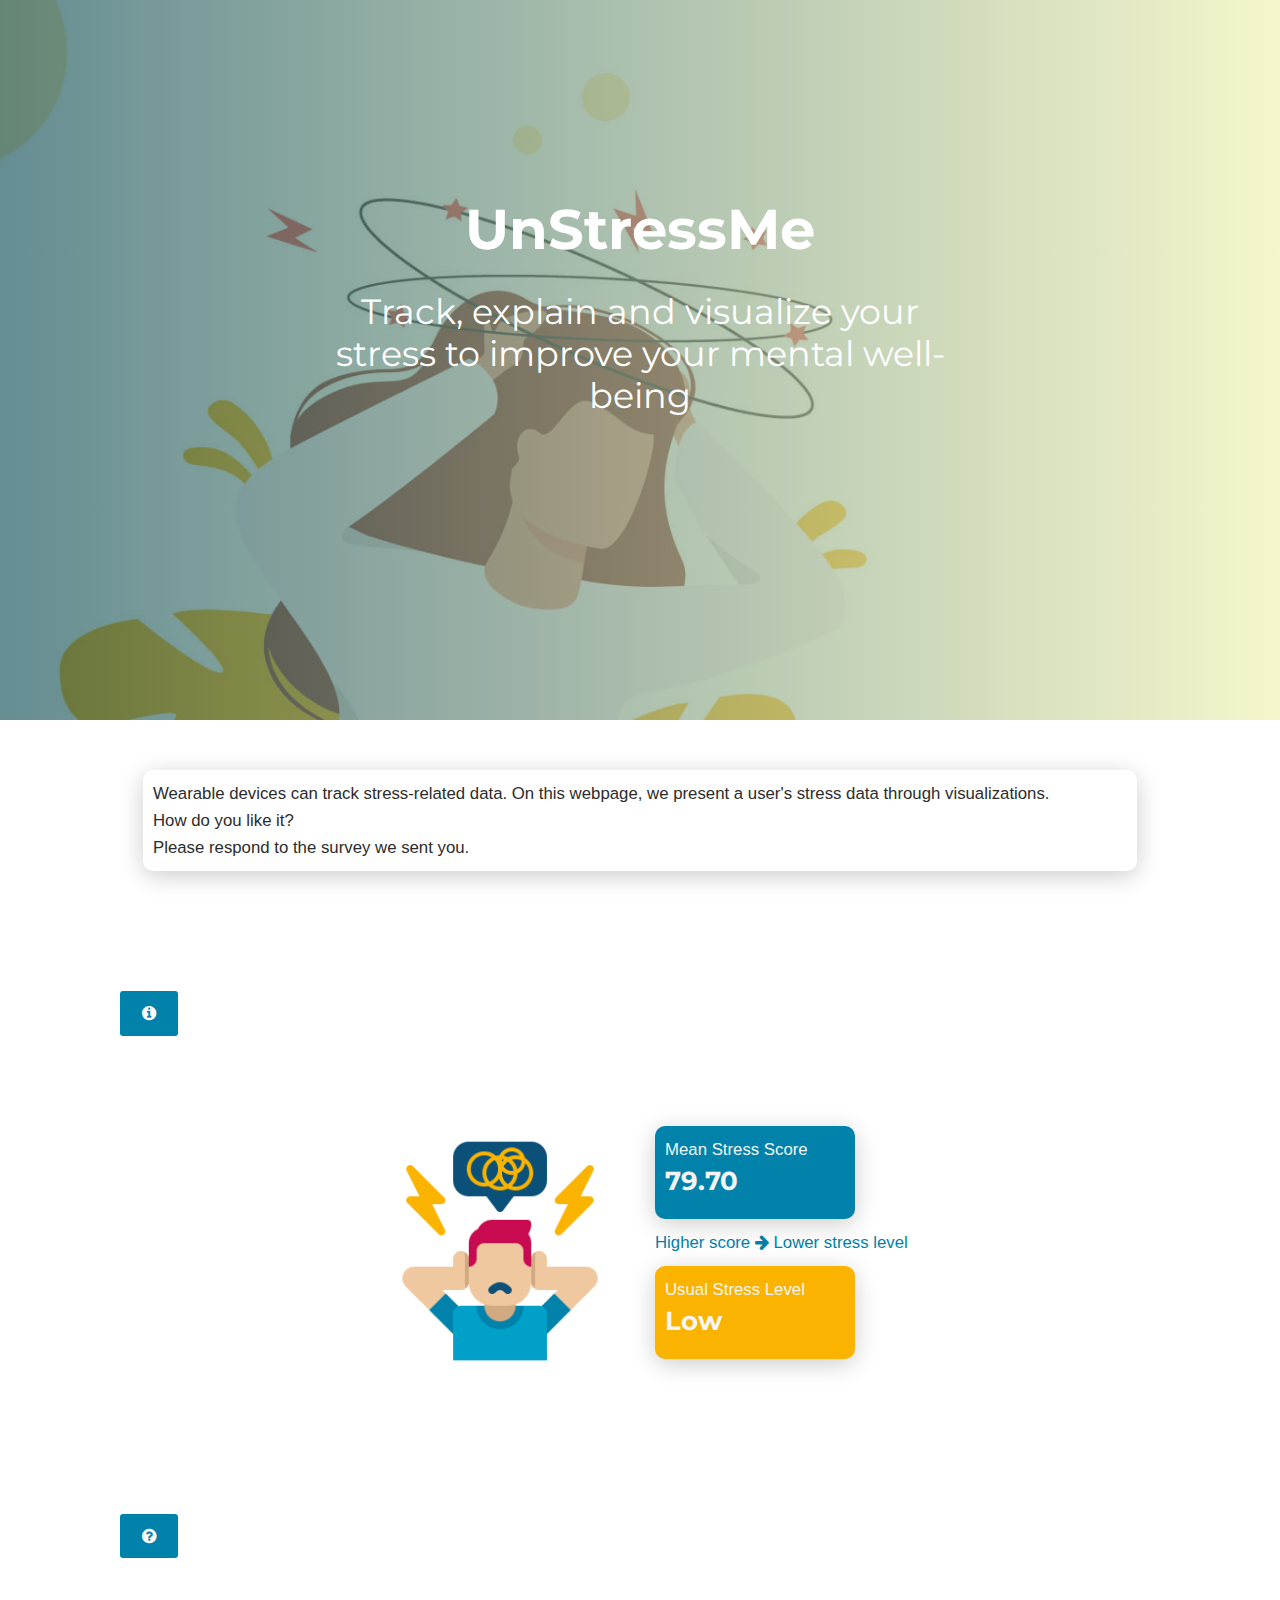
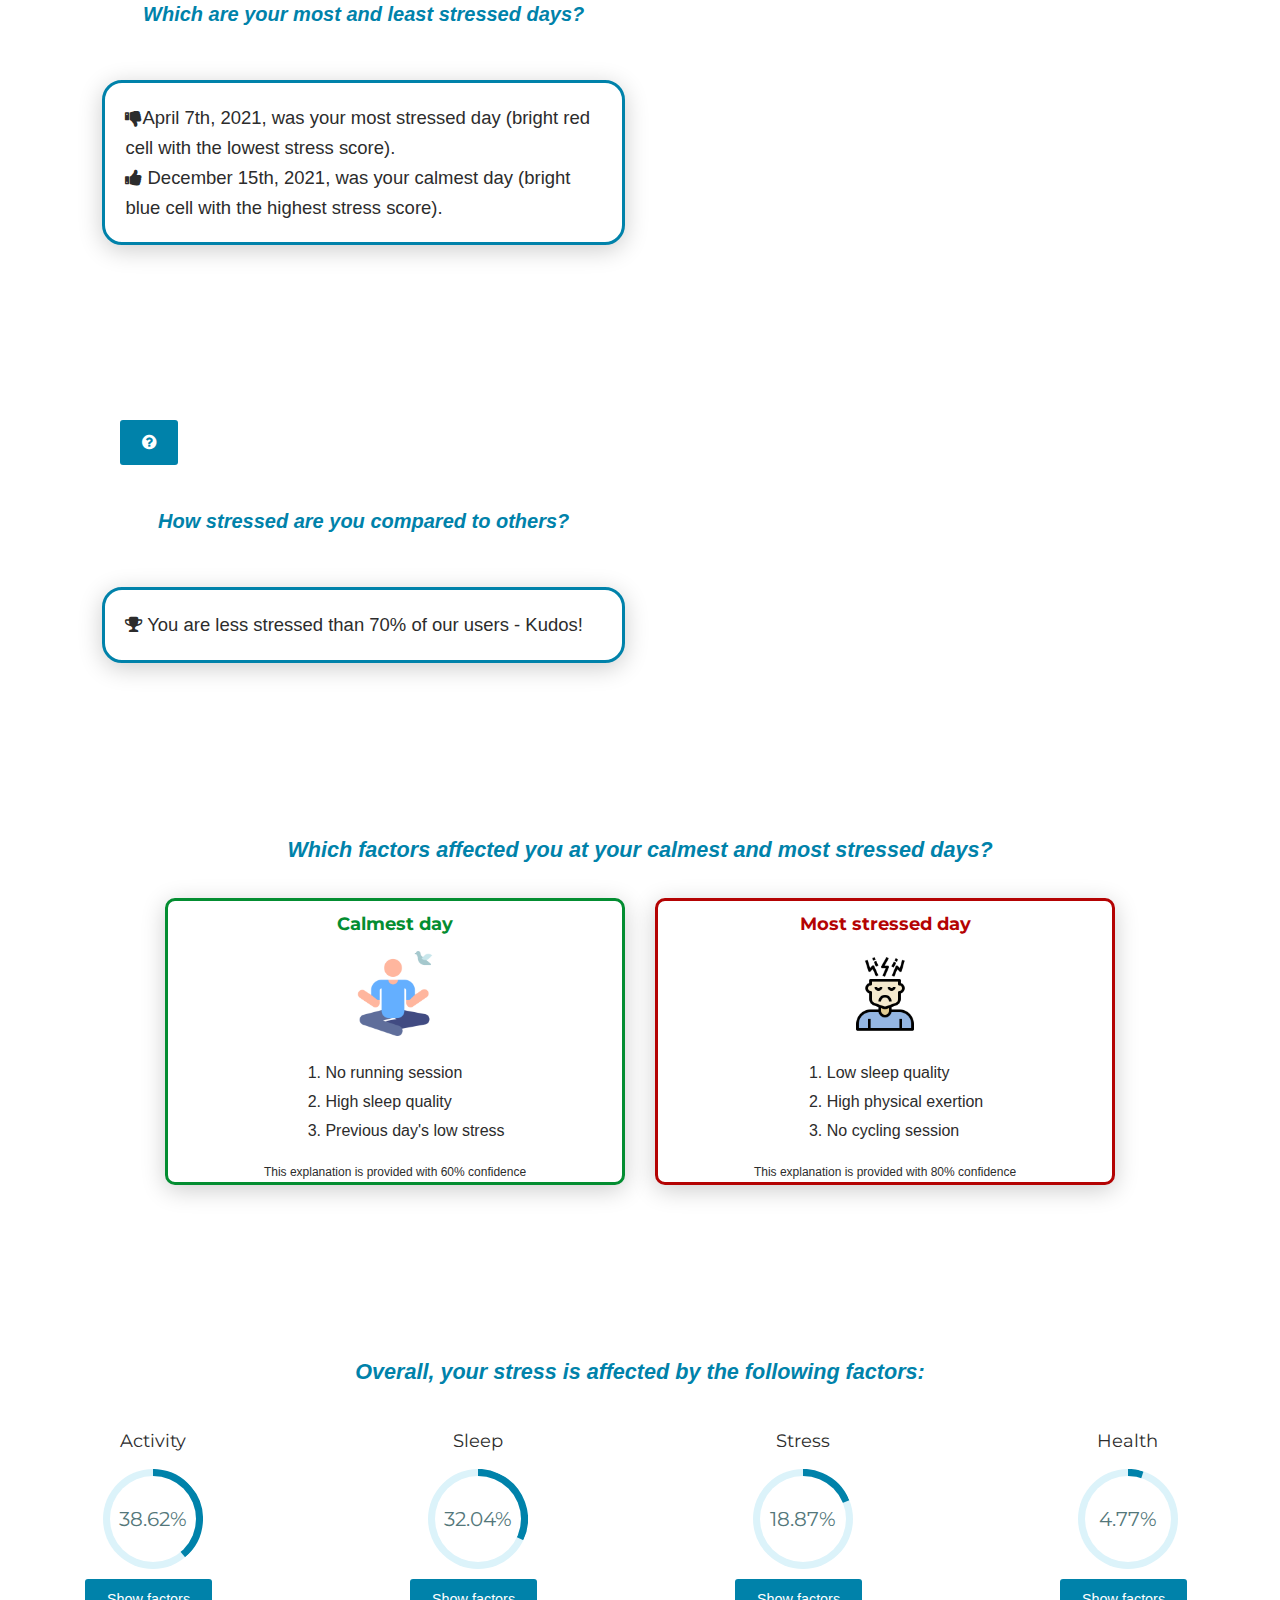
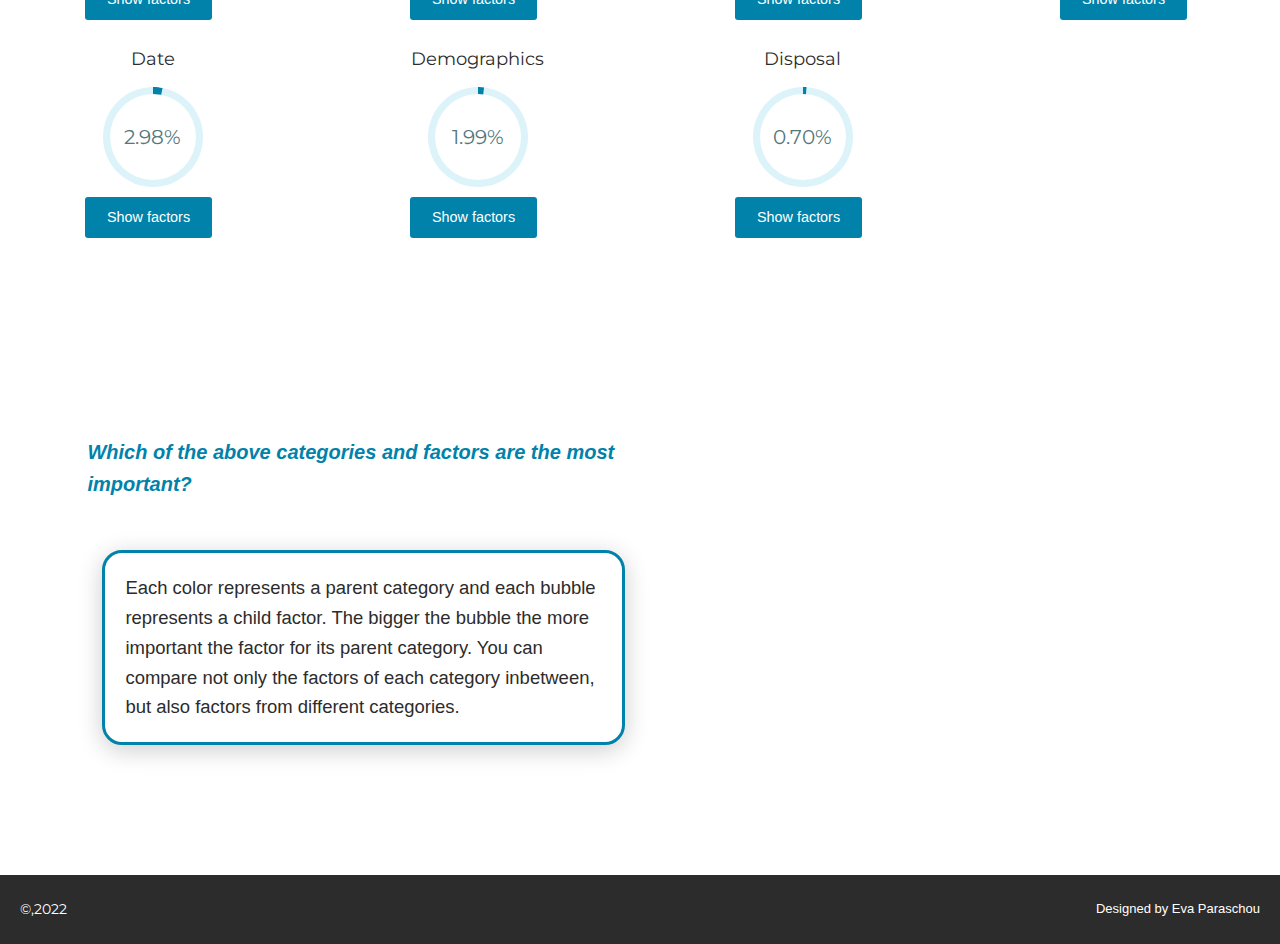
<file: index.html>
<!doctype html>

<html lang="en">

<head>
  <!-- Meta tags -->
  <meta charset="utf-8" />
  <meta name="description" content="Track, explain and visualize your stress">
  <meta http-equiv="X-UA-Compatible" content="IE=edge,chrome=1" />
  <meta content='width=device-width, initial-scale=1.0, maximum-scale=1.0, user-scalable=0, shrink-to-fit=no' name='viewport' />
  <meta property="og:title" content="UnStressMe"> 
  <meta property="og:image" content="./assets/images/hinduist-yoga-position.png"> 
  <meta property="og:description" content="Track, explain and visualize your stress">

  <!-- Title and favicon -->
  <link rel="icon" type="image/png" href="./assets/images/hinduist-yoga-position.png">
  <title>UnStressMe</title>

  <!-- CSS files -->
  <link href="./assets/css/bootstrap.min.css" rel="stylesheet" />
  <link href="./assets/css/now-ui-kit.css?v=1.2.0" rel="stylesheet" />
  <link href="./assets/css/custom_eva.css" rel="stylesheet" />
  <link href="./assets/css/css-circular-prog-bar.css" rel="stylesheet">


  <!-- Fonts and icons -->
  <link href="https://fonts.googleapis.com/css?family=Montserrat:400,700,200" rel="stylesheet" />
  <link rel="stylesheet" href="https://cdnjs.cloudflare.com/ajax/libs/font-awesome/4.7.0/css/font-awesome.min.css">

  <!-- Load d3.js -->
  <script src="https://d3js.org/d3.v6.js"></script>

  <!-- JS files -->
  <script src="./assets/js/core/jquery.min.js" type="text/javascript"></script>
  <script src="./assets/js/core/popper.min.js" type="text/javascript"></script>
  <script src="./assets/js/core/bootstrap.min.js" type="text/javascript"></script>
  <script src="./assets/js/fitbit_scripts.js"></script>

  <!-- Plugins for Switches, Sliders  -->
  <script src="./assets/js/plugins/bootstrap-switch.js"></script>
  <script src="./assets/js/plugins/nouislider.min.js" type="text/javascript"></script>

  <!-- Control Center for Now Ui Kit: parallax effects, scripts for the example pages etc. -->
  <script src="./assets/js/now-ui-kit.js?v=1.2.0" type="text/javascript"></script>
</head>

<body onload="heatmap(),barchart(),bubbles();">
  <!-- Header -->
  <header id="header_all">
    <div class="hero">
      <div class="overlay">
        <div class="row text-center">
          <div class="col-6 hero-text">
            <h1>UnStressMe</h1>
            <h2>Track, explain and visualize your stress to improve your mental well-being</h2>
          </div>
        </div>
      </div>
    </div>
  </header>

  <!-- Website content -->
  <div class="container" id="general">
    <div class="card card-body" id="general_card">
        <p>Wearable devices can track stress-related data. On this webpage, we present a user's stress data through visualizations. 
          <br>
          How do you like it?
          <br>
          Please respond to the survey we sent you.</p>
    </div>
  </div>

  <!-- Popover with info icon -->
  <button type="button" class="btn btn-info" id="first_info" data-container="body" data-toggle="popover" data-placement="right"
    data-content="The statistics below are computed after the analysis of a user's fitbit data from 250 days. Suppose that the data below is yours.">
    <i class="fa fa-info-circle"></i>
  </button>

  <!-- Mean stress and common status -->
  <div class="container" id="facts">
    <div class="row">
      <div class="col-md-6" id="stress_icon">
        <img src="./assets/images/overwhelmed.png" id="stress_img" alt="Stress icon">
      </div>
      <div class="col-md-6" id="info_cards">
        <div class="card card-body" id="meanstress">
          <p id="header">Mean Stress Score</p>
          <h3 id="header"><b>79.70</b></h3>
        </div>
        <p id="explanation_value">Higher score <i class="fa fa-arrow-right"></i> Lower stress level </p>
        <div class="card card-body" id="statistics">
          <p id="header">Usual Stress Level</p>
          <h3 id="header"><b>Low</b></h3>
        </div>
      </div>
    </div>
  </div>

  <!-- HeatMap -->
  <button type="button" class="btn btn-info" id="question_info" data-container="body" data-toggle="popover" data-placement="right"
    data-content="This plot shows your daily stress score. Especially the more red, the lower mean stress score and respectively the
    higher stress level. In opposite the more blue, the higher mean stress score and respectively the lower stress level. X-axis 
    represents the days and y-axis the months.">
    <i class="fa fa-question-circle"></i>
  </button>
  <div class="row" id="heatmap_row">
    <div class="col-md-6">
      <div class="row" id="questions_row">
        <p id="questions"><i> Which are your most and least stressed days?</i></p>
      </div>
      <div class="card" id="answers_row">
        <div class="card-body">
          <blockquote class="blockquote mb-0">
            <p id="answers_text"><i class="fa fa-thumbs-down"></i>April 7th, 2021, was your most stressed day (bright red cell with the lowest stress score). <br>
              <i class="fa fa-thumbs-up"></i> December 15th, 2021, was your calmest day (bright blue cell with the highest stress score).</p>
          </blockquote>
        </div>
      </div>
    </div>
    <div class="col-md-6">
      <div class="row" id="heatmap"></div> 
    </div>
  </div>
  
  <!-- Barchart -->
  <button type="button" class="btn btn-info" id="question_info" data-container="body" data-toggle="popover" data-placement="right"
    data-content="This plot shows each user's mean stress score in asceding order. The first users have higher stress level than the last 
    ones, as they have lower mean stress score. X-axis represents the user id, y-axis the mean stress score and you are highlighted with 
    yellow color. ">
    <i class="fa fa-question-circle"></i>
  </button>
  <div class="row" id="barchart_row">
    <div class="col-md-6">
      <div class="row" id="questions_row">
        <p id="questions"><i> How stressed are you compared to others?</i></p>
      </div>
      <div class="card" id="answers_row">
        <div class="card-body">
          <blockquote class="blockquote mb-0">
            <p id="answers_text"><i class="fa fa-trophy"></i> You are less stressed than 70% of our users - Kudos!</p>
          </blockquote>
        </div>
      </div>
    </div>
    <div class="col-md-6">
      <div class="row" id="barchart"></div>
    </div>
  </div>

  <!-- Best and worst day -->
  <div class="row" id="section_titles">
    <p id="bold"><i>Which factors affected you at your calmest and most stressed days?</i></p>
  </div>
  <div class="row" id="best_worst">
    <div class="col-md-6">
      <div class="card" id="best_day">
        <div class="card-body">
          <h5 id="best_header">Calmest day</h5>
          <div class="col"><img src="./assets/images/peace.png" id="calm_img" alt="Calmness icon"></div>
          <div class="row">
            <ol id="best_list">
              <li id="days">No running session</li>
              <li id="days">High sleep quality</li>
              <li id="days">Previous day's low stress</li>
            </ol>   
          </div>
          <p id="accuracy">This explanation is provided with 60% confidence</p>
        </div>
      </div>
    </div>
    <div class="col-md-6">
      <div class="card" id="worst_day">
        <div class="card-body">
          <h5 id="worst_header">Most stressed day</h5>
          <div class="col"><img src="./assets/images/stress.png" id="anxiety_img" alt="Anxiety icon"></div>
          <div class="row">
            <ol id="worst_list">
              <li id="days">Low sleep quality</li>
              <li id="days">High physical exertion</li>
              <li id="days">No cycling session</li>
            </ol> 
          </div>
          <p id="accuracy">This explanation is provided with 80% confidence</p>
        </div>
      </div>
    </div>
  </div>

  <!-- Circular progress bars and feature cards -->
  <div class="row" id="section_titles">
    <p id="bold"><i>Overall, your stress is affected by the following factors: </i></p>
  </div>
  <div class="row">
    <div class="container">
      <div class="row">
        <div class="py-2 col-lg-3 col-md-4 col-7">
          <h5>Activity</h5>
          <div class="progress-circle p39"><span>38.62%</span>
            <div class="left-half-clipper">
              <div class="first50-bar"></div>
              <div class="value-bar"></div>
            </div>
          </div>
          <p>
            <a class="btn btn-primary" id="feature_buttons" data-toggle="collapse" href="#activity" role="button" aria-expanded="false" aria-controls="activity">
              Show factors
            </a>
          </p>
          <div class="collapse" id="activity">
            <div class="card card-body">
              <ol><li>Exertion <b>88.64%</b></li><li>Active minutes <b>6.65%</b></li><li>Activity type <b>2.75%</b></li><li>Steps <b>1.96%</b></li></ol> 
            </div>
          </div>
        </div>
        <div class="py-2 col-lg-3 col-md-4 col-7">
          <h5>Sleep</h5>
          <div class="progress-circle p32"><span>32.04%</span>
            <div class="left-half-clipper">
              <div class="first50-bar"></div>
              <div class="value-bar"></div>
            </div>
          </div>
          <p>
            <a class="btn btn-primary" id="feature_buttons" data-toggle="collapse" href="#sleep" role="button" aria-expanded="false" aria-controls="activity">
              Show factors
            </a>
          </p>
          <div class="collapse" id="sleep">
            <div class="card card-body">
              <ol><li>Sleep quality <b>87.82%</b></li><li>Sleep score <b>7.73%</b></li><li>Sleep duration <b>4.42%</b></ol> 
            </div>
          </div>
        </div>
        <div class="py-2 col-lg-3 col-md-4 col-7">
          <h5>Stress</h5>
          <div class="progress-circle p19"><span>18.87%</span>
            <div class="left-half-clipper">
              <div class="first50-bar"></div>
              <div class="value-bar"></div>
            </div>
          </div>
          <p>
            <a class="btn btn-primary" id="feature_buttons" data-toggle="collapse" href="#stress" role="button" aria-expanded="false" aria-controls="activity">
              Show factors
            </a>
          </p>
          <div class="collapse" id="stress">
            <div class="card card-body">
              <ol><li>Previous stress level <b>53.43%</b></li><li>Mean stress score <b>46.54%</b></ol> 
            </div>
          </div>
        </div>
        <div class="py-2 col-lg-3 col-md-4 col-7">
          <h5>Health</h5>
          <div class="progress-circle p5"><span>4.77%</span>
            <div class="left-half-clipper">
              <div class="first50-bar"></div>
              <div class="value-bar"></div>
            </div>
          </div>
          <p>
            <a class="btn btn-primary" id="feature_buttons" data-toggle="collapse" href="#health" role="button" aria-expanded="false" aria-controls="activity">
              Show factors
            </a>
          </p>
          <div class="collapse" id="health">
            <div class="card card-body">
              <ol><li>Resting heart rate <b>66.98%</b></li><li>Calories <b>32.53 %</b><li>Sickness <b>0.47%</b></li></ol> 
            </div>
          </div>
        </div>
        <div class="py-2 col-lg-3 col-md-4 col-7">
          <h5>Date</h5>
          <div class="progress-circle p3"><span>2.98%</span>
            <div class="left-half-clipper">
              <div class="first50-bar"></div>
              <div class="value-bar"></div>
            </div>
          </div>
          <p>
            <a class="btn btn-primary" id="feature_buttons" data-toggle="collapse" href="#date" role="button" aria-expanded="false" aria-controls="activity">
              Show factors
            </a>
          </p>
          <div class="collapse" id="date">
            <div class="card card-body">
              <ol><li>Day of week <b>42.4%</b></li><li>Day <b>26.79%</b><li>Month <b>18.8%</b></li><li>Week <b>8.08%</b></li><li>Hour <b>4.23%</b></li></ol> 
            </div>
          </div>
        </div>
        <div class="py-2 col-lg-3 col-md-4 col-7">
          <h5>Demographics</h5>
          <div class="progress-circle p2"><span>1.99%</span>
            <div class="left-half-clipper">
              <div class="first50-bar"></div>
              <div class="value-bar"></div>
            </div>
          </div>
          <p>
            <a class="btn btn-primary" id="feature_buttons" data-toggle="collapse" href="#demographics" role="button" aria-expanded="false" aria-controls="activity">
              Show factors
            </a>
          </p>
          <div class="collapse" id="demographics">
            <div class="card card-body">
              <ol><li>Weight <b>61.2%</b></li><li>Country <b>18.6 %</b><li>Age <b>14.4%</b></li><li>Gender <b>5.83%</b></li></ol> 
            </div>
          </div>
        </div>
        <div class="py-2 col-lg-3 col-md-4 col-7">
          <h5  id="democircle">Disposal</h5>
          <div class="progress-circle p1"  id="democircle"><span>0.70%</span>
            <div class="left-half-clipper">
              <div class="first50-bar"></div>
              <div class="value-bar"></div>
            </div>
          </div>
          <p>
            <a class="btn btn-primary" id="feature_buttons" data-toggle="collapse" href="#disposal" role="button" aria-expanded="false" aria-controls="activity">
              Show factors
            </a>
          </p>
          <div class="collapse" id="disposal">
            <div class="card card-body">
              <ol><li>Badges earned <b>100%</b></li></ol>
            </div>
          </div>
        </div>
      </div>
    </div>
  </div>

  <!-- Bubbles -->
  <div class="row" id="bubbles_row">
    <div class="col-md-6" >
      <div class="row" id="questions_row">
        <p id="questions"><i>Which of the above categories and factors are the most important?</i></p>
      </div>
      <div class="card" id="answers_row">
        <div class="card-body">
          <blockquote class="blockquote mb-0">
            <p id="answers_text">Each color represents a parent category and each bubble represents a child factor. The bigger the bubble the more important the factor
            for its parent category. You can compare not only the factors of each category inbetween, but also factors from different categories.</p>
          </blockquote>
        </div>
      </div>
    </div>
    <div class="col-md-6" id="bubbles">
      <div class="row" ><div class="col-md-6"></div></div>    
    </div>
  </div>

  <footer class="footer" data-background-color="black">
      <div class="row" style="margin-left: 20px">&copy;,2022<p id="copyright"> Designed by Eva Paraschou</p></div>
  </footer>

</body>

</html>
</file>
<file: assets/css/custom_eva.css>
/************************** General **************************/
p{
    font-family: sans-serif;
    margin: auto;
}

/************************** Header **************************/
#header_all{
    margin-bottom: 50px;
}
.hero {
    background-image: url('../images/stress_bg.jpg');
    background-position: center;
    background-repeat: no-repeat;
    background-size: cover;
    background-attachment: fixed;
    height: 80vh;
    color: white;
}
.overlay {
    background: #F1F2B5;
    background: -webkit-linear-gradient(to right, rgba(19, 80, 88, 0.65), rgba(241, 242, 181, 0.7)); 
    background: linear-gradient(to right, rgba(19, 80, 88, 0.65), rgba(241, 242, 181, 0.7));
    z-index: 1055;
    height: 80vh;
}
.hero-text {
    padding-top: 15%;
    color: white;
    margin: auto;
}
@media screen and (min-width: 922px) and (max-width:1200px) {
    .hero-text {
        padding-top: 25%;
        transition: 0.5s;
    }
}
@media screen and (max-width:921px) {
    .hero-text {
        padding-top: 35%;
        transition: 0.5s;
    }
}
@media screen and (max-width:760px) {
    h1{
        font-size: 40px !important;
    }
}
@media screen and (max-width:430px) {
    h1{
        font-size: 30px !important;
    }
    h2{
        font-size: 26px !important;
    }
}
.hero-text h1 {
    font-weight: 700;
    font-size: 4em;
}

/************************** General content **************************/
#general{
    margin-bottom: 80px;
    max-width: 80%;
}
#general_card{
    border-radius: 10px;
    padding: 10px;
}

/************************** Popovers **************************/
.popover{
    max-width: 80%;
}
/* info button */
.btn#first_info{
    margin-left:120px;
    font-size: 1.20em;
}
.btn-info#first_info {
    background-color: #0082aa !important;
}
/* question button */
.btn#question_info{
    margin-left: 120px;
    margin-top: 45px;
    font-size: 1.20em;
}
.btn-info#question_info {
    background-color: #0082aa !important;
}
@media screen and (max-width: 1120px) {
    .popover{
        max-width: 70%;
    }
    #heatmap_row{
        margin-top: 30px;
    }
    #barchart_row{
        margin-top: 50px;
    }
}
@media screen and (max-width: 830px) {
    .btn#first_info{
        margin-left:50px;
        font-size: 1em;
    }
    .btn#question_info{
        margin-left: 50px;
        font-size: 1em;
    }
}
@media screen and (max-width: 662px) {
    #heatmap_row{
        margin-top: 50px;
    }
}
@media screen and (max-width: 452px) {
    #heatmap_row{
        margin-top: 50px;
    }
    .btn-info#question_info {
       margin-top: 70px;
    }
    #barchart_row{
        margin-top: 50px;
    }
}
@media screen and (max-width: 405px) {
    .popover{
        max-width: 65%;
    }
    #heatmap_row{
        margin-top: 70px;
    }
    .btn-info#question_info {
       margin-top: 100px;
    }
    #barchart_row{
        margin-top: 60px;
    }
}
@media screen and (max-width: 345px) {
    .btn#question_info{
        margin-left:30px;
        font-size: 1em;
    }
    .btn#first_info{
        margin-left:30px;
        font-size: 1em;
    }
    #heatmap_row{
        margin-top: 80px;
    }
    #barchart_row{
        margin-top: 90px;
    }
}

/************************** Initial Information **************************/
#facts{
    padding-top: 80px;
    padding-bottom: 80px;
}
/* stress icon */
#stress_img{
    height: 250px;
    width: 250px;
}
#stress_icon{
    text-align: right;
}
/* descriptions */
#meanstress{
    margin-bottom: 0px;
    background-color: #0082aa ;
    border-radius: 10px;
    width: 200px;
    padding: 10px;
}
h3#header{
    margin-bottom: 10px;
    color: whitesmoke;
}
p#header{
    color: whitesmoke;
}
#statistics{
    background-color: #fab400 ;
    border-radius: 10px;
    width: 200px;
    padding: 10px;
}
/* explanation */
#explanation_value{
    color: #0082aa;
    font-weight: normal;
    margin-bottom: 10px;
    margin-top: 10px;
}
@media screen and (max-width: 767px) {
    #stress_icon{
        text-align: center;
    }
    #info_cards{
        text-align: center;
    }
    #stress_img{
        height: 150px;
        width: 150px;
    }
}

/************************** Questions **************************/
#questions_row{
    padding-top: 70;
}
#questions{
    padding-top: 30px;
    font-size: 20px;
    font-weight: bold;
    color: #0082aa ;
}

/************************** Answers **************************/
.blockquote{
    border: none;
}
#answers_row{
    margin-top: 50px;
    border-radius: 20px;
    border: 3px solid #0082aa;
}
@media screen and (max-width: 1130px) {
    #questions{
        padding-top: 30px;
        font-size: 16px;
    }
    #answers_row{
        margin-top: 20px;
    }
    #answers_text{
        font-size: 14px;
    }
}
@media screen and (max-width: 870px) {
    #questions{
        padding-top: 20px;
    }
    #answers_row{
        margin-top: 10px;
    }
    #answers_text{
        font-size: 12px;
    }
}

/************************** Heatmap & Barchart **************************/
#heatmap_row, #barchart_row{
    padding-left: 8%;
    padding-right: 8%;
    padding-bottom: 100px;
}

/************************** Best & Worst **************************/
#section_titles{
    color: #0082aa;
    font-size: 18px;
    font-weight: bolder;
    padding-top: 40px; 
    padding-bottom: 30px;
}
li#days{
    font-family: sans-serif;
    font-size: 16px;
}
#best_worst{
    margin: auto;
    padding-left: 150px;
    padding-right: 150px;
    padding-bottom: 100px;
}
/* best */
#best_day{
    border: 3px solid #038d31;
    border-radius: 10px;
}
h5#best_header {
    color: #038d31;
    font-weight: bold;
    padding-top: 10px;
}
#calm_img{
    max-width: 20%;
    margin-left: 40%;
    margin-bottom: 15px;
}
#best_list{
    margin: auto;
    padding-bottom: 20px;
}
/* worst */
#worst_day{
    border: 3px solid #b40303;
    border-radius: 10px;
}
h5#worst_header {
    color: #b40303;
    font-weight: bold;
    padding-top: 10px;
}
#anxiety_img{
    max-width: 20%;
    margin-left: 40%;
    margin-bottom: 15px;
}
#worst_list{
    margin: auto;
    padding-bottom: 20px;
}
@media screen and (max-width: 870px) {
    #best_worst{
        padding-left: 100px;
        padding-right: 100px; 
    }
}
@media screen and (max-width: 425px) {
    #best_worst{
        padding-left: 20px;
        padding-right: 20px; 
    }
}
#accuracy{
    font-size: 12px;
    text-align: center;
}

/* Circles for categories and cards for features */
p#bold{
    font-weight: bold;
}
.col-7{
    flex: 30%;
}

h5{
    text-align: center;
}
#feature_buttons{
    background-color: #0082aa;
    margin-left: 80px;
}
#feature_buttons:hover{
    background-color: #02a9db;
}
.collapse {
    margin: auto;
    max-width: 240px;
}
.card-body{
    padding: 0px;
}
@media screen and (max-width: 761px) {
    #section_titles{
        font-size: 16px;
        padding: 15px;  
    }
}
@media screen and (max-width: 530px) {
    #section_titles{
        font-size: 14px;
    }
}
@media (min-width: 1200px){
    .container {
        max-width: 1300px;
    }
}
@media (max-width: 1200px){
    #feature_buttons {
        margin-left: 30px;
    }
}
@media (max-width: 767px){
    #feature_buttons {
        margin-left: 15px;
    }
    #democircle {
        margin-left: 35px;
    }
    h5#democircle {
        margin-left: -110px;
    }
}
@media (max-width: 433px){
    h5#democircle {
        margin-left: -30px;
    }
    #democircle {
        margin-left: 50px;
    }
    #feature_buttons {
        margin-left: 30px;
    }
}
@media (max-width: 375px){
    h5#democircle {
        margin-left: 0px;
    }
}
@media (max-width: 297px){
    .container {
        margin-left: 100px;
    }
    #democircle {
        margin-left: 0px;
    }
    #feature_buttons {
        margin-left: 0px;
    }
}
@media (max-width: 1200px){
    .card-body{
        font-size: 12px;
    }
}
@media (max-width: 767px){
    .card-body{
        font-size: 10px;
    }
    #disposal.collapse{
        max-width: 150px;
        margin-left: 20px;
    }
}
li{
    padding-top: 5px;
}
ol{
    padding-top: 5px;
}

/* Bubbles */
#bubbles{
    margin: auto;
}
#bubbles_row{
    padding-left: 8%;
    padding-right: 8%;
    padding-top: 150px;
    padding-bottom: 100px;
}
#bubbles_exp{
    border: 3px solid #0082aa;
    border-radius: 10px;
    padding: 20px;
}

#copyright{
    position: absolute;
    right: 20px;
    font-size: small;
}
</file>
<file: assets/css/css-circular-prog-bar.css>
.progress-circle {
   font-size: 20px;
   margin: 20px;
   position: relative; 
   padding: 0;
   width: 5em;
   height: 5em;
   background-color: #dcf3fa; 
   border-radius: 50%;
   line-height: 5em;
   margin: auto;
}

.progress-circle:after{
   border: none;
   position: absolute;
   top: 0.35em;
   left: 0.35em;
   text-align: center;
   display: block;
   border-radius: 50%;
   width: 4.3em;
   height: 4.3em;
   background-color: white;
   content: " ";
}
/* Text inside the control */
.progress-circle span {
   position: absolute;
   line-height: 5em;
   width: 5em;
   text-align: center;
   display: block;
   color: #53777A;
   z-index: 2;
}
.left-half-clipper { 
   /* a round circle */
   border-radius: 50%;
   width: 5em;
   height: 5em;
   position: absolute; /* needed for clipping */
   clip: rect(0, 5em, 5em, 2.5em); /* clips the whole left half*/ 
}
/* when p>50, don't clip left half*/
.progress-circle.over50 .left-half-clipper {
   clip: rect(auto,auto,auto,auto);
}
.value-bar {
   /*This is an overlayed square, that is made round with the border radius,
   then it is cut to display only the left half, then rotated clockwise
   to escape the outer clipping path.*/ 
   position: absolute; /*needed for clipping*/
   clip: rect(0, 2.5em, 5em, 0);
   width: 5em;
   height: 5em;
   border-radius: 50%;
   border: 0.45em solid #0082aa; /*The border is 0.35 but making it larger removes visual artifacts */
   /*background-color: #4D642D;*/ /* for debug */
   box-sizing: border-box;
  
}
/* Progress bar filling the whole right half for values above 50% */
.progress-circle.over50 .first50-bar {
   /*Progress bar for the first 50%, filling the whole right half*/
   position: absolute; /*needed for clipping*/
   clip: rect(0, 5em, 5em, 2.5em);
   background-color: #0082aa;
   border-radius: 50%;
   width: 5em;
   height: 5em;
}
.progress-circle:not(.over50) .first50-bar{ display: none; }


/* Progress bar rotation position */
.progress-circle.p0 .value-bar { display: none; }
.progress-circle.p1 .value-bar { transform: rotate(4deg); }
.progress-circle.p2 .value-bar { transform: rotate(7deg); }
.progress-circle.p3 .value-bar { transform: rotate(11deg); }
.progress-circle.p4 .value-bar { transform: rotate(14deg); }
.progress-circle.p5 .value-bar { transform: rotate(18deg); }
.progress-circle.p6 .value-bar { transform: rotate(22deg); }
.progress-circle.p7 .value-bar { transform: rotate(25deg); }
.progress-circle.p8 .value-bar { transform: rotate(29deg); }
.progress-circle.p9 .value-bar { transform: rotate(32deg); }
.progress-circle.p10 .value-bar { transform: rotate(36deg); }
.progress-circle.p11 .value-bar { transform: rotate(40deg); }
.progress-circle.p12 .value-bar { transform: rotate(43deg); }
.progress-circle.p13 .value-bar { transform: rotate(47deg); }
.progress-circle.p14 .value-bar { transform: rotate(50deg); }
.progress-circle.p15 .value-bar { transform: rotate(54deg); }
.progress-circle.p16 .value-bar { transform: rotate(58deg); }
.progress-circle.p17 .value-bar { transform: rotate(61deg); }
.progress-circle.p18 .value-bar { transform: rotate(65deg); }
.progress-circle.p19 .value-bar { transform: rotate(68deg); }
.progress-circle.p20 .value-bar { transform: rotate(72deg); }
.progress-circle.p21 .value-bar { transform: rotate(76deg); }
.progress-circle.p22 .value-bar { transform: rotate(79deg); }
.progress-circle.p23 .value-bar { transform: rotate(83deg); }
.progress-circle.p24 .value-bar { transform: rotate(86deg); }
.progress-circle.p25 .value-bar { transform: rotate(90deg); }
.progress-circle.p26 .value-bar { transform: rotate(94deg); }
.progress-circle.p27 .value-bar { transform: rotate(97deg); }
.progress-circle.p28 .value-bar { transform: rotate(101deg); }
.progress-circle.p29 .value-bar { transform: rotate(104deg); }
.progress-circle.p30 .value-bar { transform: rotate(108deg); }
.progress-circle.p31 .value-bar { transform: rotate(112deg); }
.progress-circle.p32 .value-bar { transform: rotate(115deg); }
.progress-circle.p33 .value-bar { transform: rotate(119deg); }
.progress-circle.p34 .value-bar { transform: rotate(122deg); }
.progress-circle.p35 .value-bar { transform: rotate(126deg); }
.progress-circle.p36 .value-bar { transform: rotate(130deg); }
.progress-circle.p37 .value-bar { transform: rotate(133deg); }
.progress-circle.p38 .value-bar { transform: rotate(137deg); }
.progress-circle.p39 .value-bar { transform: rotate(140deg); }
.progress-circle.p40 .value-bar { transform: rotate(144deg); }
.progress-circle.p41 .value-bar { transform: rotate(148deg); }
.progress-circle.p42 .value-bar { transform: rotate(151deg); }
.progress-circle.p43 .value-bar { transform: rotate(155deg); }
.progress-circle.p44 .value-bar { transform: rotate(158deg); }
.progress-circle.p45 .value-bar { transform: rotate(162deg); }
.progress-circle.p46 .value-bar { transform: rotate(166deg); }
.progress-circle.p47 .value-bar { transform: rotate(169deg); }
.progress-circle.p48 .value-bar { transform: rotate(173deg); }
.progress-circle.p49 .value-bar { transform: rotate(176deg); }
.progress-circle.p50 .value-bar { transform: rotate(180deg); }
.progress-circle.p51 .value-bar { transform: rotate(184deg); }
.progress-circle.p52 .value-bar { transform: rotate(187deg); }
.progress-circle.p53 .value-bar { transform: rotate(191deg); }
.progress-circle.p54 .value-bar { transform: rotate(194deg); }
.progress-circle.p55 .value-bar { transform: rotate(198deg); }
.progress-circle.p56 .value-bar { transform: rotate(202deg); }
.progress-circle.p57 .value-bar { transform: rotate(205deg); }
.progress-circle.p58 .value-bar { transform: rotate(209deg); }
.progress-circle.p59 .value-bar { transform: rotate(212deg); }
.progress-circle.p60 .value-bar { transform: rotate(216deg); }
.progress-circle.p61 .value-bar { transform: rotate(220deg); }
.progress-circle.p62 .value-bar { transform: rotate(223deg); }
.progress-circle.p63 .value-bar { transform: rotate(227deg); }
.progress-circle.p64 .value-bar { transform: rotate(230deg); }
.progress-circle.p65 .value-bar { transform: rotate(234deg); }
.progress-circle.p66 .value-bar { transform: rotate(238deg); }
.progress-circle.p67 .value-bar { transform: rotate(241deg); }
.progress-circle.p68 .value-bar { transform: rotate(245deg); }
.progress-circle.p69 .value-bar { transform: rotate(248deg); }
.progress-circle.p70 .value-bar { transform: rotate(252deg); }
.progress-circle.p71 .value-bar { transform: rotate(256deg); }
.progress-circle.p72 .value-bar { transform: rotate(259deg); }
.progress-circle.p73 .value-bar { transform: rotate(263deg); }
.progress-circle.p74 .value-bar { transform: rotate(266deg); }
.progress-circle.p75 .value-bar { transform: rotate(270deg); }
.progress-circle.p76 .value-bar { transform: rotate(274deg); }
.progress-circle.p77 .value-bar { transform: rotate(277deg); }
.progress-circle.p78 .value-bar { transform: rotate(281deg); }
.progress-circle.p79 .value-bar { transform: rotate(284deg); }
.progress-circle.p80 .value-bar { transform: rotate(288deg); }
.progress-circle.p81 .value-bar { transform: rotate(292deg); }
.progress-circle.p82 .value-bar { transform: rotate(295deg); }
.progress-circle.p83 .value-bar { transform: rotate(299deg); }
.progress-circle.p84 .value-bar { transform: rotate(302deg); }
.progress-circle.p85 .value-bar { transform: rotate(306deg); }
.progress-circle.p86 .value-bar { transform: rotate(310deg); }
.progress-circle.p87 .value-bar { transform: rotate(313deg); }
.progress-circle.p88 .value-bar { transform: rotate(317deg); }
.progress-circle.p89 .value-bar { transform: rotate(320deg); }
.progress-circle.p90 .value-bar { transform: rotate(324deg); }
.progress-circle.p91 .value-bar { transform: rotate(328deg); }
.progress-circle.p92 .value-bar { transform: rotate(331deg); }
.progress-circle.p93 .value-bar { transform: rotate(335deg); }
.progress-circle.p94 .value-bar { transform: rotate(338deg); }
.progress-circle.p95 .value-bar { transform: rotate(342deg); }
.progress-circle.p96 .value-bar { transform: rotate(346deg); }
.progress-circle.p97 .value-bar { transform: rotate(349deg); }
.progress-circle.p98 .value-bar { transform: rotate(353deg); }
.progress-circle.p99 .value-bar { transform: rotate(356deg); }
.progress-circle.p100 .value-bar { transform: rotate(360deg); }
</file>
